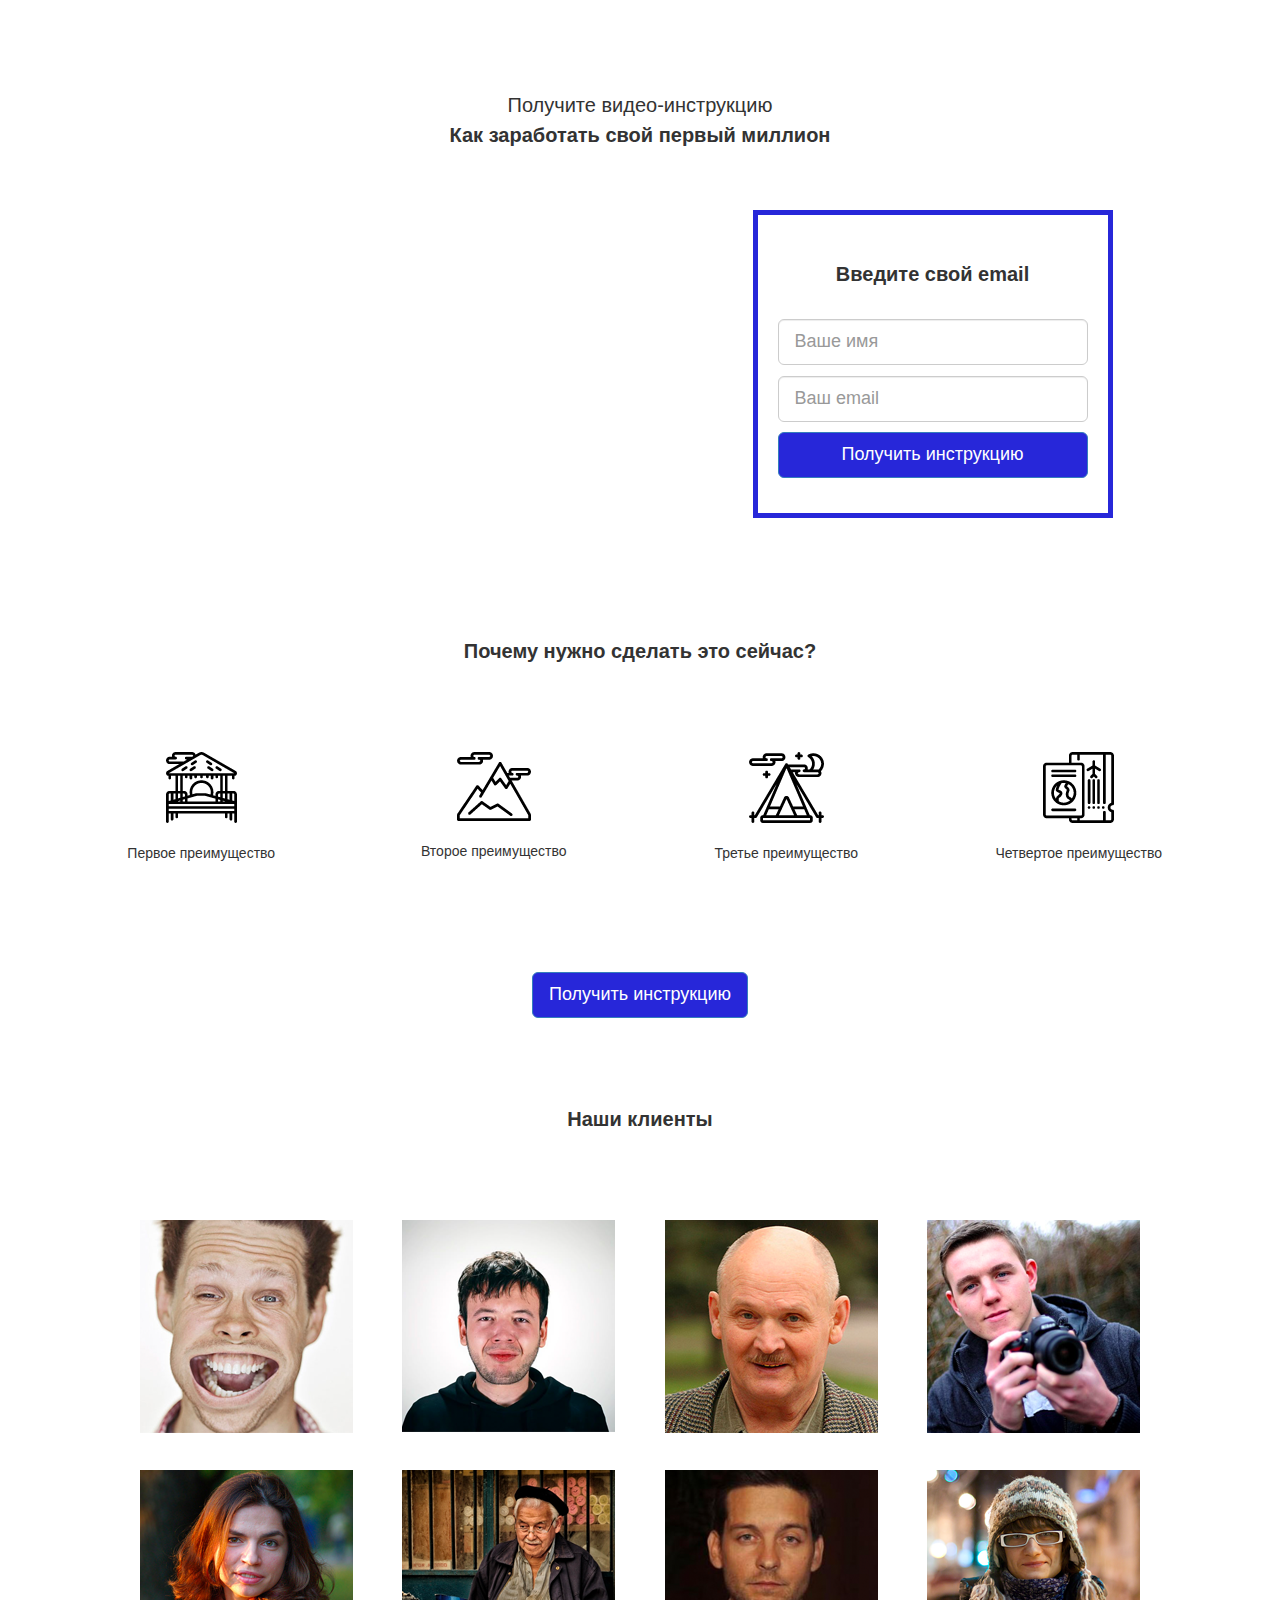
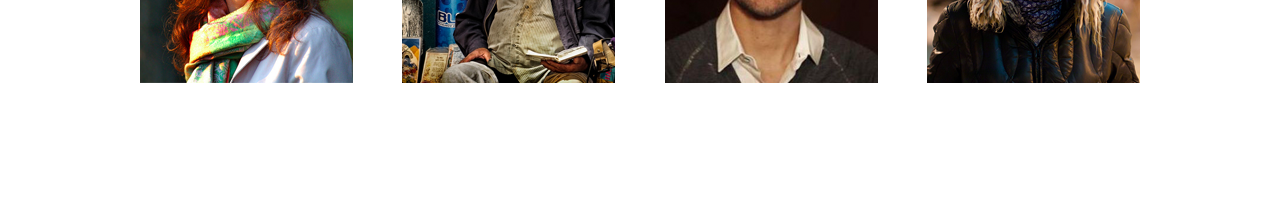
<file: them.bootsr/hw_3.html>
<!DOCTYPE html>
<html lang="ru">
<head>
	<meta charset="UTF-8">
	<meta name="viewport" content="width=device-width, initial-scale=1.0">
	<link rel="stylesheet" type="text/css" href="css/bootstrap.css">
	<link rel="stylesheet" href="css/style.css">
	<title>Наши преимущества </title>
</head>
<body>

<div class="section">	
	<div class="container">
		<!-- Первый row заголовок -->
		<div class="row">
			<div class="col-lg-6 col-lg-offset-3">
				<h1 class="header text-center"><span>Получите видео-инструкцию</span><strong class="text-uppercase">Как заработать свой первый миллион</strong></h1>
			</div>
		</div>
		<div class="row">
			<div class="col-lg-6 col-lg-offset-1 col-md-8 col-md-offset-2">
				<div class="video"><iframe width="100%" height="315" src="https://www.youtube.com/embed/ayVLjyWqMCs?si=R_bjotl_dvTiPqrV&amp;start=5" title="YouTube video player" frameborder="0" allow="accelerometer; autoplay; clipboard-write; encrypted-media; gyroscope; picture-in-picture; web-share" allowfullscreen></iframe></iframe></div>
			</div>
			<div class="col-lg-4 col-lg-offset-0 col-md-8 col-md-offset-2">
			<div class="form">
				<p class="form__header text-center">Введите свой email</p>
				<form action="#">
					<input type="text" class="form-control input-lg" placeholder="Ваше имя">
					<input type="text" class="form-control input-lg" placeholder="Ваш email">
					<button class="btn btn-primary btn-block btn-lg form-btn">Получить инструкцию</button>
				</form>
			</div>
			</div>
		</div>
	</div> <!-- container -->
</div> <!-- section -->

<div class="section">
	<div class="container">
		<!-- row подзаголовок секции-->
	<div class="row">
		<div class="col-lg-12 col-mid-12 col-sm12 col-xs 12">
			<h1 class="section__header text-center text-uppercase">Почему нужно сделать это сейчас?</h1>
		</div>
	</div>
	<!-- Блок с преимуществами -->
<div class="feature text-center">
	<div class="row">
		<div class="col-lg-3 col-md-6">
			<div class="feature-box">
				<img src="img/01.png" alt="1 преимущество">
				<p>Первое преимущество</p>
			</div>	
		</div>
		<div class="col-lg-3 col-md-6">
			<div class="feature-box">
				<img src="img/02.png" alt="2 преимущество">
				<p>Второе преимущество</p>
			</div>
		</div>
		<div class="col-lg-3 col-md-6">
			<div class="feature-box">
				<img src="img/03.png" alt="3 преимущество">
				<p>Третье преимущество</p>
			</div>
		</div>
		<div class="col-lg-3 col-md-6">
			<div class="feature-box">
				<img src="img/04.png" alt="4 преимущество">
				<p>Четвертое преимущество</p>
			</div>
		</div>	
	</div>
</div>

<!-- Кнопка button -->
<button class="btn btn-primary btn-lg form-btn center-block">Получить инструкцию</button>
	</div> <!-- container -->
</div> <!-- section -->

<!-- Секция с фотографиями клиентов -->
<div class="section">
	<div class="container">
		<!-- row подзаголовок секции-->
	<div class="row">
		<div class="col-lg-12 col-mid-12 col-sm12 col-xs 12">
			<h1 class="section__header text-center text-uppercase">Наши клиенты</h1>
		</div>
	</div>
<!-- Блок с фотографиями клиентов -->
	<div class="clients text-center">
	<div class="row">
		<div class="col-lg-3 col-md-6">
			<div class="img__box">
				<img src="img/1.1.png" alt="фото 1">
			</div>
		</div>
		<div class="col-lg-3 col-md-6">
			<div class="img__box">
				<img src="img/1.2.png" alt="фото 2">
			</div>
		</div>
		<div class="col-lg-3 col-md-6">
			<div class="img__box">
				<img src="img/1.3.png" alt="фото 3">
			</div>
		</div>
		<div class="col-lg-3 col-md-6">
			<div class="img__box">
				<img src="img/1.4.png" alt="фото 4">
			</div>
		</div>
		<div class="col-lg-3 col-md-6">
			<div class="img__box">
				<img src="img/1.5.png" alt="фото 5">
			</div>
		</div>
		<div class="col-lg-3 col-md-6">
			<div class="img__box">
				<img src="img/1.6.png" alt="фото 6">
			</div>
		</div>
		<div class="col-lg-3 col-md-6">
			<div class="img__box">
				<img src="img/1.7.png" alt="фото 7">
			</div>
		</div>
		<div class="col-lg-3 col-md-6">
			<div class="img__box">
				<img src="img/1.8.png" alt="фото 8">
			</div>
		</div>
	</div>
	</div><!-- clients-->
	
	</div> <!-- container -->
</div> <!-- section -->

</body>
</html>
</file>
<file: them.bootsr/css/style.css>
.section {
	padding: 30px;
}

.header {
	font-size: 20px;
	line-height: 1.5;
	margin: 60px auto;
}

.header span {
	display: block;
}

.video {
	margin-bottom: 30px;
}

.form {
	border: 5px solid #2727d9;
	padding: 25px 20px;
}

.form__header, .section__header {
	font-size: 20px;
	font-weight: 700;
	margin-bottom: 30px;
}

.form input {
	margin-top: 11px;
}

.form-btn {
	margin: 10px auto;
	background-color: #2727d9;
}

h2 {
	font-size: 20px;
}

.feature {
	margin: 60px auto;
}

p {
	margin-top: 20px;
}

.feature-box {
	height: 160px;
}

.clients {
	padding: 60px;
}

.img__box {
	height: 250px;
}
</file>
